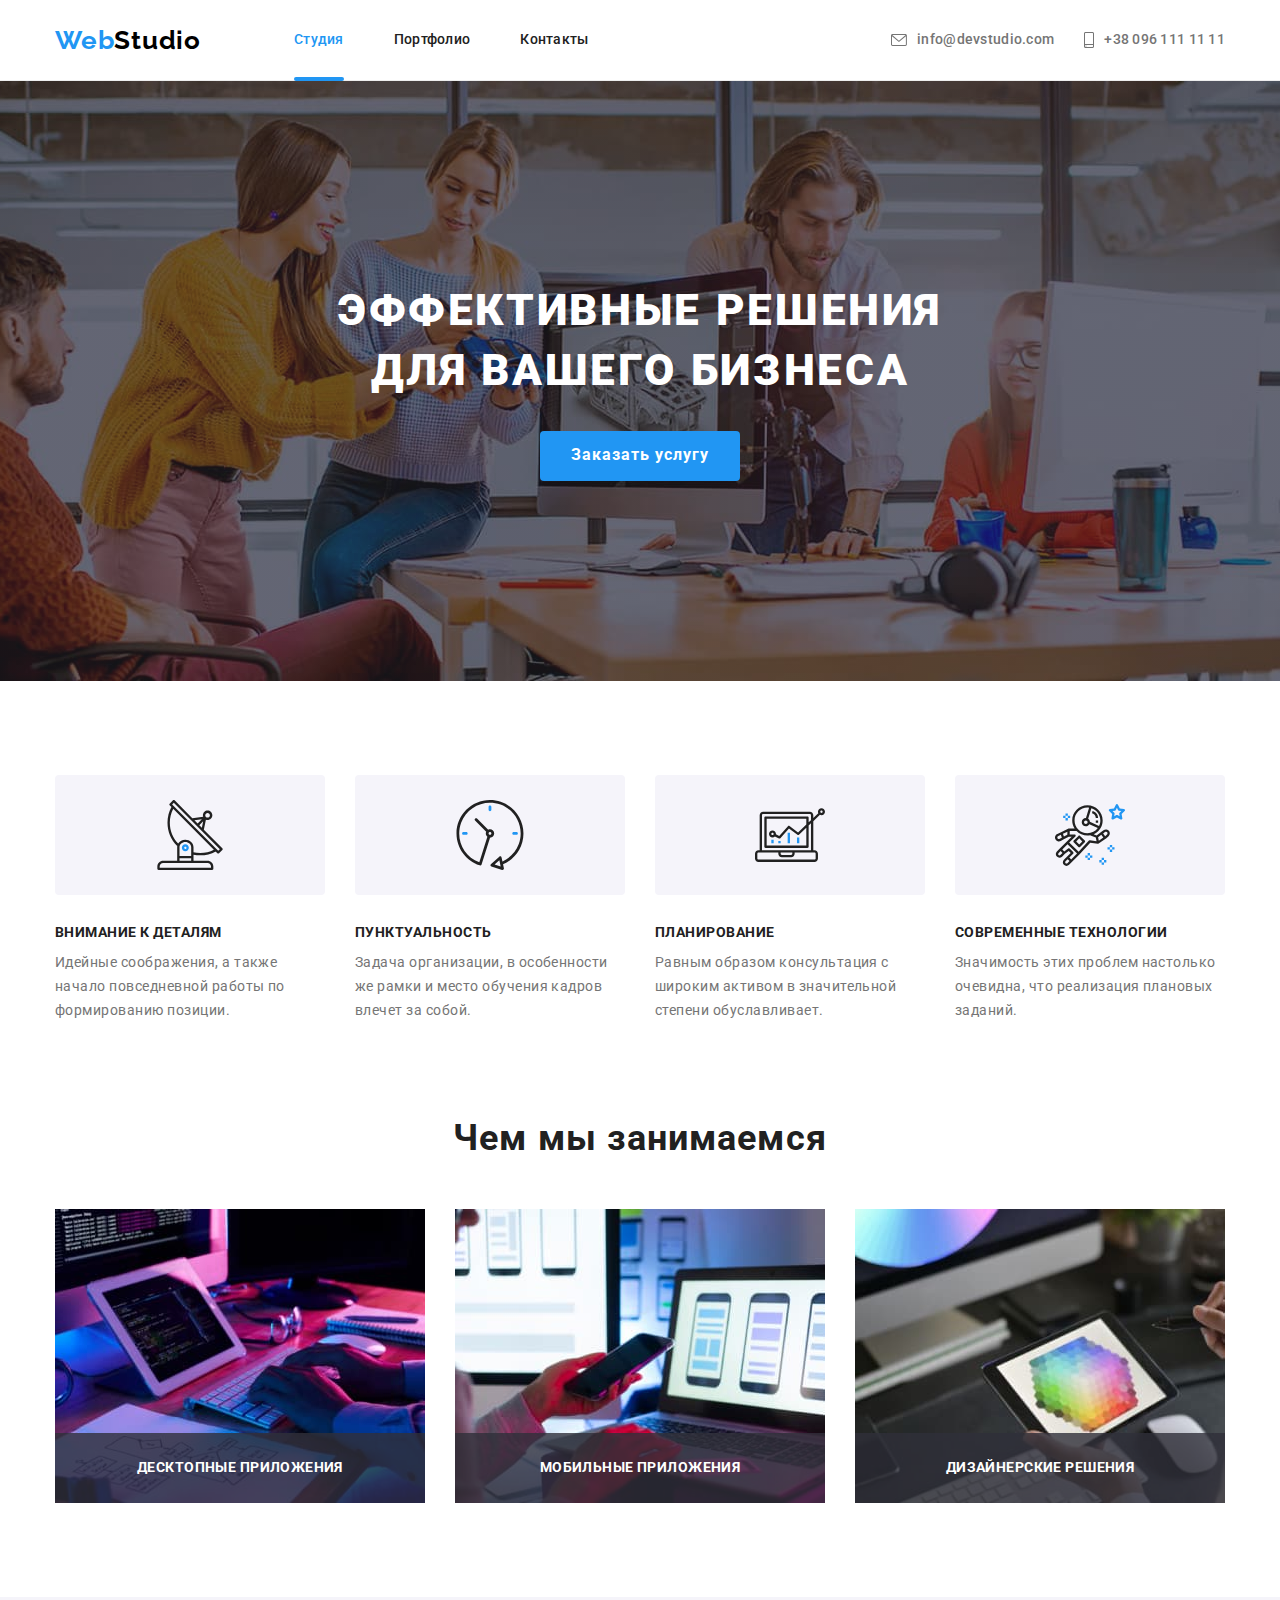
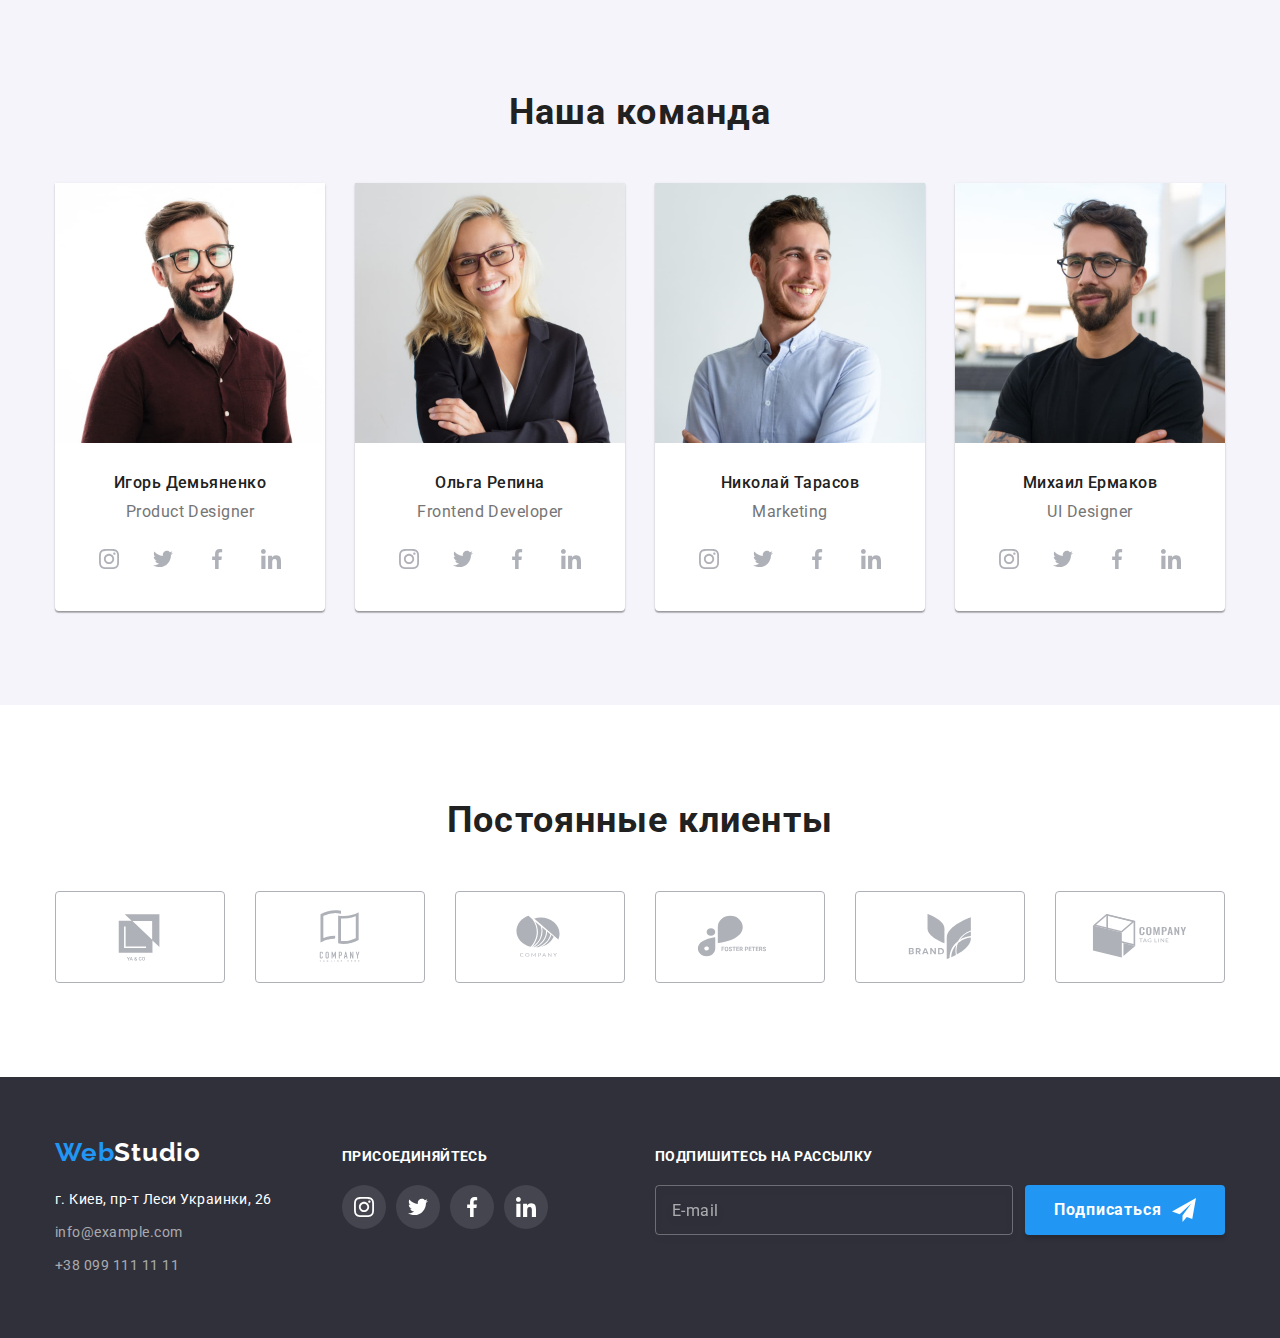
<file: index.html>
<!DOCTYPE html>
<html lang="ru">
  <head>
    <meta charset="UTF-8" />
    <meta http-equiv="X-UA-Compatible" content="IE=edge" />
    <meta name="viewport" content="width=device-width, initial-scale=1.0" />
    <title>WebStudio</title>
    <link rel="preconnect" href="https://fonts.googleapis.com" />
    <link rel="preconnect" href="https://fonts.gstatic.com" crossorigin />
    <link
      href="https://fonts.googleapis.com/css2?family=Raleway:wght@700&family=Roboto:wght@400;500;700;900&display=swap"
      rel="stylesheet"
    />
    <link
      rel="stylesheet"
      href="https://cdnjs.cloudflare.com/ajax/libs/modern-normalize/1.1.0/modern-normalize.min.css"
    />
    <link rel="stylesheet" href="./css/styles.css" />
  </head>

  <body>
    <!-- header -->
    <header class="header">
      <div class="container header-box">
        <nav class="header-nav header-box">
          <a href="./index.html" lang="en" class="header-logo link"
            ><span class="first-logo">Web</span>Studio</a
          >
          <ul class="header-list list">
            <li class="header-item">
              <a href="./index.html" class="header-link link current">Студия</a>
            </li>

            <li class="header-item">
              <a href="./portfolio.html" class="header-link link">Портфолио</a>
            </li>

            <li class="header-item">
              <a href="#contacts" class="header-link link">Контакты</a>
            </li>
          </ul>
        </nav>
        <!-- <div class="header-contact"> -->
        <ul class="header-contact-list list header-box">
          <li class="header-contact-item">
            <a href="mailto:info@devstudio.com" class="header-mail link">
              <svg class="header-contact-icon" width="16" height="12">
                <use href="./images/icons.svg#icon-envelope"></use>
              </svg>
              info@devstudio.com</a
            >
          </li>

          <li class="header-contact-item">
            <a href="tel:+380961111111" class="header-tel link">
              <svg class="header-contact-icon" width="10" height="16">
                <use href="./images/icons.svg#icon-smartphone"></use>
              </svg>
              +38 096 111 11 11</a
            >
          </li>
        </ul>
        <!-- </div> -->
      </div>
    </header>
    <!-- Main -->
    <main>
      <!-- Hero -->
      <section class="hero">
        <div class="container">
          <h1 class="hero-title">
            Эффективные решения <br />
            для вашего бизнеса
          </h1>
          <button type="button" class="hero-button" data-modal-open>Заказать услугу</button>
        </div>
      </section>
      <!-- Особенности компании -->
      <section class="section-studio section-content">
        <div class="container">
          <h2 class="section-studio-title title visually-hidden">Особенности компании</h2>
          <ul class="section-studio-list list">
            <li class="section-studio-item">
              <div class="studio-thumb">
                <svg class="studio-icon" width="70" height="70">
                  <use href="./images/icons.svg#icon-antenna"></use>
                </svg>
              </div>
              <h3 class="section-studio-subtitle">Внимание к деталям</h3>
              <p class="section-studio-text">
                Идейные соображения, а также начало повседневной работы по формированию позиции.
              </p>
            </li>

            <li class="section-studio-item">
              <div class="studio-thumb">
                <svg class="studio-icon" width="70" height="70">
                  <use href="./images/icons.svg#icon-clock"></use>
                </svg>
              </div>
              <h3 class="section-studio-subtitle">Пунктуальность</h3>
              <p class="section-studio-text">
                Задача организации, в особенности же рамки и место обучения кадров влечет за собой.
              </p>
            </li>

            <li class="section-studio-item">
              <div class="studio-thumb">
                <svg class="studio-icon" width="70" height="70">
                  <use href="./images/icons.svg#icon-diagram"></use>
                </svg>
              </div>
              <h3 class="section-studio-subtitle">Планирование</h3>
              <p class="section-studio-text">
                Равным образом консультация с широким активом в значительной степени обуславливает.
              </p>
            </li>

            <li class="section-studio-item">
              <div class="studio-thumb">
                <svg class="studio-icon" width="70" height="70">
                  <use href="./images/icons.svg#icon-astronaut"></use>
                </svg>
              </div>
              <h3 class="section-studio-subtitle">Современные технологии</h3>
              <p class="section-studio-text">
                Значимость этих проблем настолько очевидна, что реализация плановых заданий.
              </p>
            </li>
          </ul>
        </div>
      </section>
      <!-- Чем мы занимаемся -->
      <section class="section-portfolio section-content">
        <div class="container">
          <h2 class="section-portfolio-title title">Чем мы занимаемся</h2>
          <ul class="section-portfolio-list list">
            <li class="section-portfolio-item">
              <div class="section-portfolio-thumb">
                <img src="./images/layout.jpg" alt="верстка" width="370" />
                <p class="section-portfolio-text">Десктопные приложения</p>
              </div>
            </li>

            <li class="section-portfolio-item">
              <div class="section-portfolio-thumb">
                <img src="./images/development.jpg" alt="разработка" width="370" />
                <p class="section-portfolio-text">Мобильные приложения</p>
              </div>
            </li>

            <li class="section-portfolio-item">
              <div class="section-portfolio-thumb">
                <img src="./images/design.jpg" alt="дизайн" width="370" />
                <p class="section-portfolio-text">Дизайнерские решения</p>
              </div>
            </li>
          </ul>
        </div>
      </section>
      <!-- Наша команда -->
      <section class="section-workers section-content">
        <div class="container">
          <h2 class="section-workers-title title">Наша команда</h2>
          <ul class="section-workers-list list">
            <li class="section-workers-item">
              <img src="./images/product-designer.jpg" alt="Игорь Демьяненко" width="270" />
              <div class="section-workers-content">
                <h3 class="section-workers-subtitle">Игорь Демьяненко</h3>
                <p lang="en" class="section-workers-text">Product Designer</p>
                <ul class="workers-soc-list list">
                  <li class="workers-soc-item">
                    <a href="" class="workers-soc-link link">
                      <svg class="workers-soc-icon" width="20" height="20">
                        <use href="./images/icons.svg#icon-instagram"></use>
                      </svg>
                    </a>
                  </li>

                  <li class="workers-soc-item">
                    <a href="" class="workers-soc-link link"
                      ><svg class="workers-soc-icon" width="20" height="20">
                        <use href="./images/icons.svg#icon-twitter"></use></svg
                    ></a>
                  </li>

                  <li class="workers-soc-item">
                    <a href="" class="workers-soc-link link"
                      ><svg class="workers-soc-icon" width="20" height="20">
                        <use href="./images/icons.svg#icon-facebook"></use></svg
                    ></a>
                  </li>
                  <li class="workers-soc-item">
                    <a href="" class="workers-soc-link link"
                      ><svg class="workers-soc-icon" width="20" height="20">
                        <use href="./images/icons.svg#icon-linkedin"></use></svg
                    ></a>
                  </li>
                </ul>
              </div>
            </li>

            <li class="section-workers-item">
              <img src="./images/frontend-developer.jpg" alt="Ольга Репина" width="270" />
              <div class="section-workers-content">
                <h3 class="section-workers-subtitle">Ольга Репина</h3>
                <p lang="en" class="section-workers-text">Frontend Developer</p>
                <ul class="workers-soc-list list">
                  <li class="workers-soc-item">
                    <a href="" class="workers-soc-link link">
                      <svg class="workers-soc-icon" width="20" height="20">
                        <use href="./images/icons.svg#icon-instagram"></use>
                      </svg>
                    </a>
                  </li>

                  <li class="workers-soc-item">
                    <a href="" class="workers-soc-link link"
                      ><svg class="workers-soc-icon" width="20" height="20">
                        <use href="./images/icons.svg#icon-twitter"></use></svg
                    ></a>
                  </li>

                  <li class="workers-soc-item">
                    <a href="" class="workers-soc-link link"
                      ><svg class="workers-soc-icon" width="20" height="20">
                        <use href="./images/icons.svg#icon-facebook"></use></svg
                    ></a>
                  </li>
                  <li class="workers-soc-item">
                    <a href="" class="workers-soc-link link"
                      ><svg class="workers-soc-icon" width="20" height="20">
                        <use href="./images/icons.svg#icon-linkedin"></use></svg
                    ></a>
                  </li>
                </ul>
              </div>
            </li>

            <li class="section-workers-item">
              <img src="./images/marketing.jpg" alt="Николай Тарасов" width="270" />
              <div class="section-workers-content">
                <h3 class="section-workers-subtitle">Николай Тарасов</h3>
                <p lang="en" class="section-workers-text">Marketing</p>
                <ul class="workers-soc-list list">
                  <li class="workers-soc-item">
                    <a href="" class="workers-soc-link link">
                      <svg class="workers-soc-icon" width="20" height="20">
                        <use href="./images/icons.svg#icon-instagram"></use>
                      </svg>
                    </a>
                  </li>

                  <li class="workers-soc-item">
                    <a href="" class="workers-soc-link link"
                      ><svg class="workers-soc-icon" width="20" height="20">
                        <use href="./images/icons.svg#icon-twitter"></use></svg
                    ></a>
                  </li>

                  <li class="workers-soc-item">
                    <a href="" class="workers-soc-link link"
                      ><svg class="workers-soc-icon" width="20" height="20">
                        <use href="./images/icons.svg#icon-facebook"></use></svg
                    ></a>
                  </li>
                  <li class="workers-soc-item">
                    <a href="" class="workers-soc-link link"
                      ><svg class="workers-soc-icon" width="20" height="20">
                        <use href="./images/icons.svg#icon-linkedin"></use></svg
                    ></a>
                  </li>
                </ul>
              </div>
            </li>

            <li class="section-workers-item">
              <img src="./images/ui-designer.jpg" alt="Михаил Ермаков" width="270" />
              <div class="section-workers-content">
                <h3 class="section-workers-subtitle">Михаил Ермаков</h3>
                <p lang="en" class="section-workers-text">UI Designer</p>
                <ul class="workers-soc-list list">
                  <li class="workers-soc-item">
                    <a href="" class="workers-soc-link link">
                      <svg class="workers-soc-icon" width="20" height="20">
                        <use href="./images/icons.svg#icon-instagram"></use>
                      </svg>
                    </a>
                  </li>

                  <li class="workers-soc-item">
                    <a href="" class="workers-soc-link link"
                      ><svg class="workers-soc-icon" width="20" height="20">
                        <use href="./images/icons.svg#icon-twitter"></use></svg
                    ></a>
                  </li>

                  <li class="workers-soc-item">
                    <a href="" class="workers-soc-link link"
                      ><svg class="workers-soc-icon" width="20" height="20">
                        <use href="./images/icons.svg#icon-facebook"></use></svg
                    ></a>
                  </li>
                  <li class="workers-soc-item">
                    <a href="" class="workers-soc-link link"
                      ><svg class="workers-soc-icon" width="20" height="20">
                        <use href="./images/icons.svg#icon-linkedin"></use></svg
                    ></a>
                  </li>
                </ul>
              </div>
            </li>
          </ul>
        </div>
      </section>
      <!-- Постоянные клиенты -->
      <section class="section-clients section-content">
        <div class="container">
          <h2 class="section-clients-title title">Постоянные клиенты</h2>
          <ul class="section-clients-list list">
            <li class="section-clients-item">
              <a href="" class="section-clients-link link">
                <svg class="section-clients-icon" width="106" height="60">
                  <use href="./images/icons.svg#icon-Logo-1"></use>
                </svg>
              </a>
            </li>
            <li class="section-clients-item">
              <a href="" class="section-clients-link link">
                <svg class="section-clients-icon" width="106" height="60">
                  <use href="./images/icons.svg#icon-Logo-2"></use>
                </svg>
              </a>
            </li>
            <li class="section-clients-item">
              <a href="" class="section-clients-link link">
                <svg class="section-clients-icon" width="106" height="60">
                  <use href="./images/icons.svg#icon-Logo-3"></use>
                </svg>
              </a>
            </li>
            <li class="section-clients-item">
              <a href="" class="section-clients-link link">
                <svg class="section-clients-icon" width="106" height="60">
                  <use href="./images/icons.svg#icon-Logo-4"></use>
                </svg>
              </a>
            </li>
            <li class="section-clients-item">
              <a href="" class="section-clients-link link">
                <svg class="section-clients-icon" width="106" height="60">
                  <use href="./images/icons.svg#icon-Logo-5"></use>
                </svg>
              </a>
            </li>
            <li class="section-clients-item">
              <a href="" class="section-clients-link link">
                <svg class="section-clients-icon" width="106" height="60">
                  <use href="./images/icons.svg#icon-Logo-6"></use>
                </svg>
              </a>
            </li>
          </ul>
        </div>
      </section>
    </main>
    <!-- Footer -->
    <footer class="footer">
      <div class="container">
        <div class="contacts-content">
          <a href="./index.html" lang="en" class="footer-logo link"
            ><span class="first-logo">Web</span>Studio</a
          >
          <address id="contacts">
            <ul class="contacts-list list">
              <li class="contacts-item">
                <a
                  href="https://goo.gl/maps/QxVq4pbnoFbVWRpJ9"
                  target="_blank"
                  rel="noopener nofollow noreferrer"
                  class="footer-address link contacts"
                  >г. Киев, пр-т Леси Украинки, 26</a
                >
              </li>

              <li class="contacts-item">
                <a href="mailto:info@example.com" class="footer-mail link contacts"
                  >info@example.com</a
                >
              </li>

              <li class="contacts-item">
                <a href="tel:+380991111111" class="footer-tel link contacts">+38 099 111 11 11</a>
              </li>
            </ul>
          </address>
        </div>

        <div class="join">
          <p class="join-title title">присоединяйтесь</p>
          <ul class="join-soc-list list">
            <li class="join-soc-item">
              <a href="" class="join-soc-link link">
                <svg class="join-soc-icon" width="20" height="20">
                  <use href="./images/icons.svg#icon-instagram"></use>
                </svg>
              </a>
            </li>

            <li class="join-soc-item">
              <a href="" class="join-soc-link link"
                ><svg class="join-soc-icon" width="20" height="20">
                  <use href="./images/icons.svg#icon-twitter"></use></svg
              ></a>
            </li>

            <li class="join-soc-item">
              <a href="" class="join-soc-link link"
                ><svg class="join-soc-icon" width="20" height="20">
                  <use href="./images/icons.svg#icon-facebook"></use></svg
              ></a>
            </li>
            <li class="join-soc-item">
              <a href="" class="join-soc-link link"
                ><svg class="join-soc-icon" width="20" height="20">
                  <use href="./images/icons.svg#icon-linkedin"></use></svg
              ></a>
            </li>
          </ul>
        </div>

        <div class="subscribe">
          <p class="subscribe-title">Подпишитесь на рассылку</p>
          <form class="subscribe-form">
            <div class="subscribe-field">
              <input
                type="email"
                name="subscribe-email"
                id="subscribe-email"
                placeholder="E-mail"
                class="subscribe-input"
                required
              />
              <label for="subscribe-email" class="subscribe-label visually-hidden"></label>
            </div>

            <button type="submit" class="subscribe-button">
              Подписаться
              <svg class="button-icon" width="24" height="24">
                <use href="./images/icons.svg#icon-send-white"></use>
              </svg>
            </button>
          </form>
        </div>
      </div>
    </footer>

    <div class="backdrop is-hidden" data-modal>
      <div class="modal">
        <button type="button" class="modal-close-button" data-modal-close>
          <svg class="close-icon" width="18" height="18">
            <use href="./images/icons.svg#icon-close-black"></use>
          </svg>
        </button>
        <p class="modal-title">Оставьте свои данные, мы вам перезвоним</p>
        <form>
          <div class="modal-field">
            <label for="user-name" class="modal-lable">Имя</label>
            <div class="input-wrap">
              <input
                type="text"
                name="user-name"
                id="user-name"
                class="modal-input"
                required
                minlength="2"
              />
              <svg class="modal-icon" width="18" height="18">
                <use href="./images/icons.svg#icon-person-black"></use>
              </svg>
            </div>
          </div>

          <div class="modal-field">
            <label for="user-tel" class="modal-lable">Телефон</label>
            <div class="input-wrap">
              <input type="tel" name="user-tel" id="user-tel" class="modal-input" required />
              <svg class="modal-icon" width="18" height="18">
                <use href="./images/icons.svg#icon-phone-black"></use>
              </svg>
            </div>
          </div>

          <div class="modal-field">
            <label for="user-email" class="modal-lable">Почта</label>
            <div class="input-wrap">
              <input type="email" name="user-email" id="user-email" class="modal-input" required />
              <svg class="modal-icon" width="18" height="18">
                <use href="./images/icons.svg#icon-email-black"></use>
              </svg>
            </div>
          </div>

          <div class="modal-comment">
            <label for="user-text" class="modal-lable">Комментарий</label>

            <textarea
              name="user-text"
              id="user-text"
              placeholder="Введите текст"
              class="modal-text"
            ></textarea>
          </div>
          <div class="modal-check">
            <input
              type="checkbox"
              name="privacy"
              id="privacy"
              class="check-input visually-hidden"
            />
            <label for="privacy" class="check-text">
              <span
                ><svg class="check-icon" width="11" height="8">
                  <use href="./images/icons.svg#icon-vector-white"></use></svg></span
              >Соглашаюсь с рассылкой и принимаю
              <a href="" class="modal-link">Условия договора</a></label
            >
          </div>

          <button type="submit" class="modal-button">Отправить</button>
        </form>
      </div>
    </div>
    <script src="./js/modal.js"></script>
  </body>
</html>
</file>
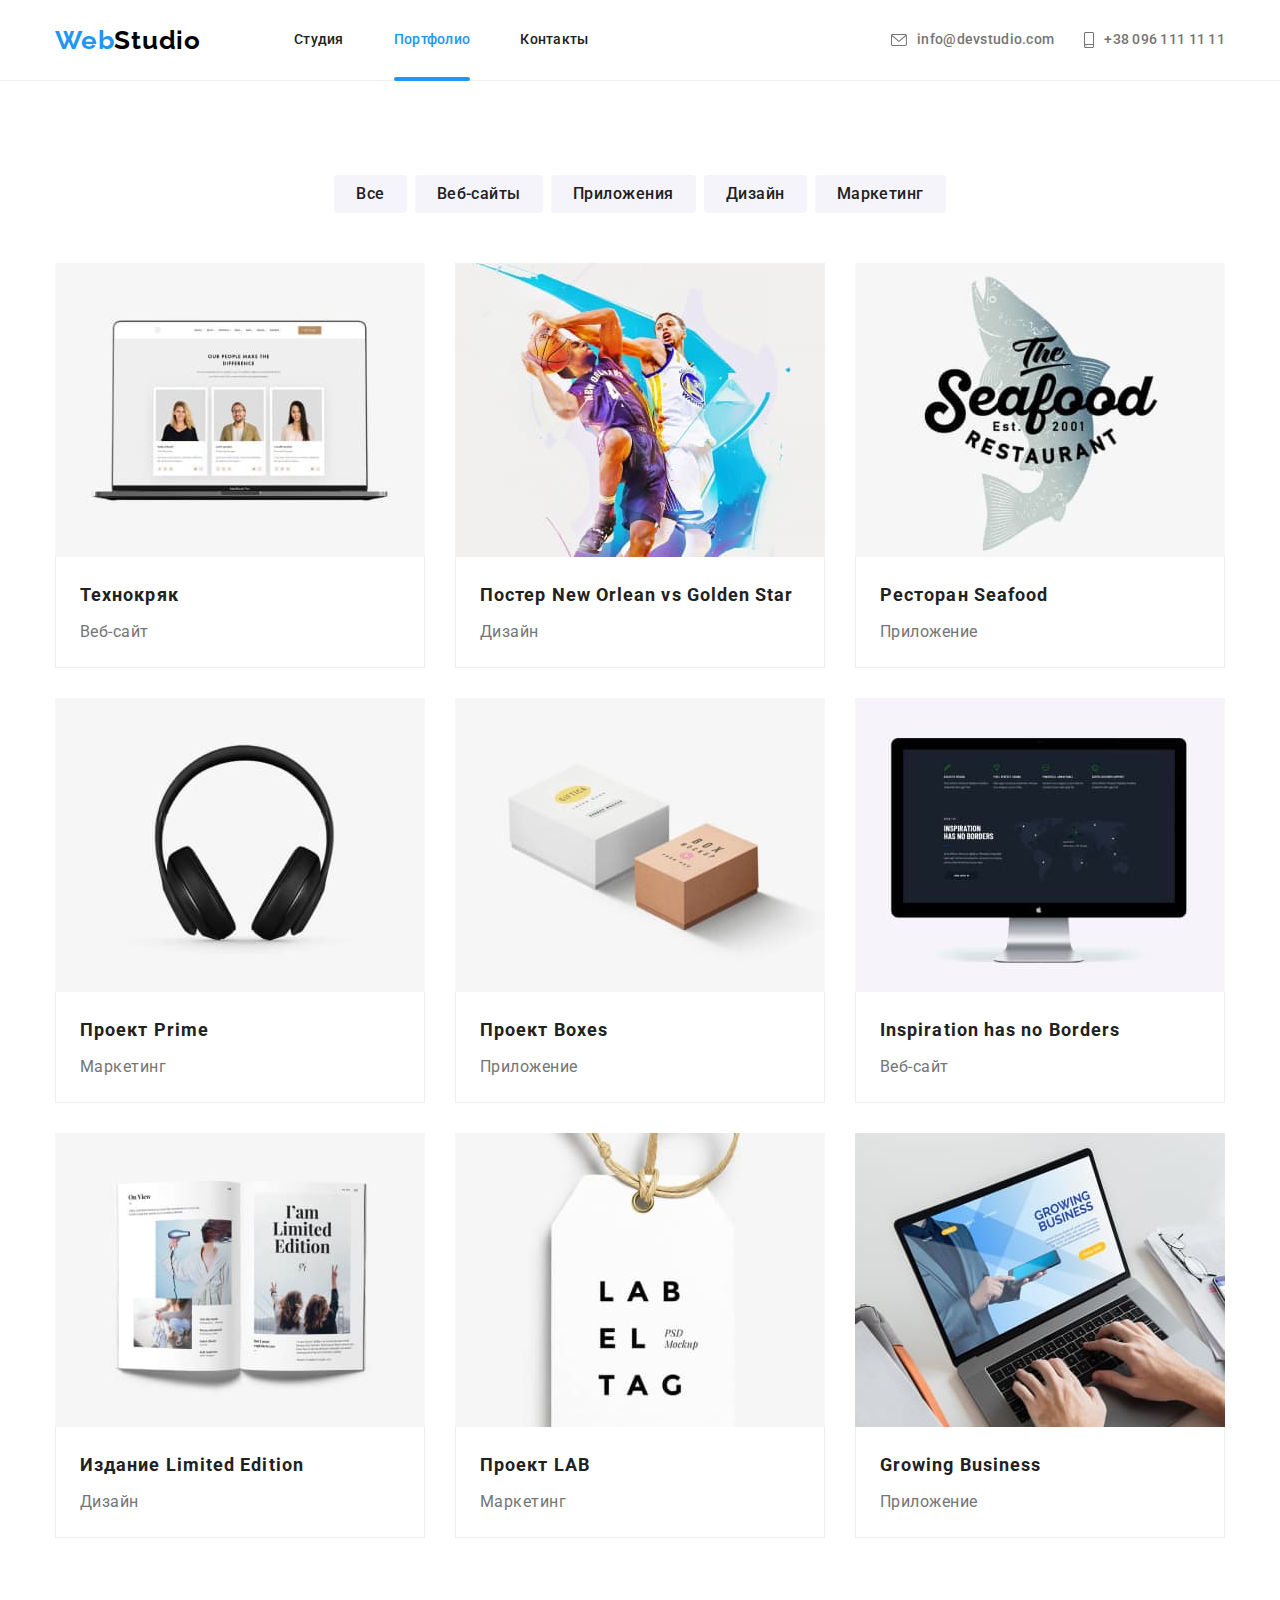
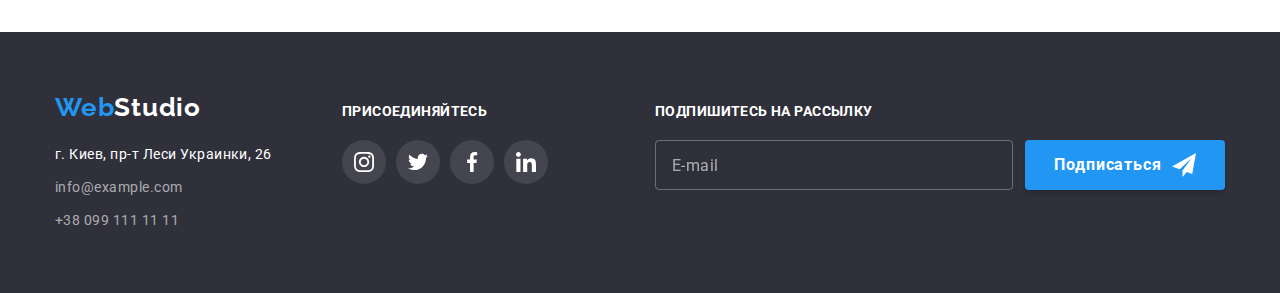
<file: portfolio.html>
<!DOCTYPE html>
<html lang="ru">
  <head>
    <meta charset="UTF-8" />
    <meta http-equiv="X-UA-Compatible" content="IE=edge" />
    <meta name="viewport" content="width=device-width, initial-scale=1.0" />
    <title>WebStudio</title>
    <link rel="preconnect" href="https://fonts.googleapis.com" />
    <link rel="preconnect" href="https://fonts.gstatic.com" crossorigin />
    <link
      href="https://fonts.googleapis.com/css2?family=Raleway:wght@700&family=Roboto:wght@400;500;700;900&display=swap"
      rel="stylesheet"
    />
    <link
      rel="stylesheet"
      href="https://cdnjs.cloudflare.com/ajax/libs/modern-normalize/1.1.0/modern-normalize.min.css"
    />
    <link rel="stylesheet" href="./css/styles.css" />
  </head>

  <body>
    <!-- header -->
    <header class="header">
      <div class="container header-box">
        <nav class="header-nav header-box">
          <a href="./index.html" lang="en" class="header-logo link"
            ><span class="first-logo">Web</span>Studio</a
          >
          <ul class="header-list list">
            <li class="header-item">
              <a href="./index.html" class="header-link link">Студия</a>
            </li>

            <li class="header-item">
              <a href="./portfolio.html" class="header-link link current">Портфолио</a>
            </li>

            <li class="header-item">
              <a href="#contacts" class="header-link link">Контакты</a>
            </li>
          </ul>
        </nav>

        <ul class="header-contact-list list header-box">
          <li class="header-contact-item">
            <a href="mailto:info@devstudio.com" class="header-mail link">
              <svg class="header-contact-icon" width="16" height="12">
                <use href="./images/icons.svg#icon-envelope"></use>
              </svg>
              info@devstudio.com</a
            >
          </li>

          <li class="header-contact-item">
            <a href="tel:+380961111111" class="header-tel link">
              <svg class="header-contact-icon" width="10" height="16">
                <use href="./images/icons.svg#icon-smartphone"></use>
              </svg>
              +38 096 111 11 11</a
            >
          </li>
        </ul>
      </div>
    </header>
    <!-- main -->
    <main>
      <section class="portfolio section-content">
        <div class="container">
          <h1 class="portfolio-title title visually-hidden">Портфолио</h1>
          <ul class="filter-list list">
            <li class="filter-item">
              <button type="button" class="filter-button">Все</button>
            </li>

            <li class="filter-item">
              <button type="button" class="filter-button">Веб-сайты</button>
            </li>

            <li class="filter-item">
              <button type="button" class="filter-button">Приложения</button>
            </li>

            <li class="filter-item">
              <button type="button" class="filter-button">Дизайн</button>
            </li>

            <li class="filter-item">
              <button type="button" class="filter-button">Маркетинг</button>
            </li>
          </ul>

          <ul class="portfolio-list list">
            <li class="portfolio-item">
              <a href="" class="portfolio-link link">
                <div class="portfolio-thumb">
                  <img
                    src="./images/portfolio-img-1.jpg"
                    alt="ноутбук"
                    width="370"
                    class="portfolio-img"
                  />
                  <p class="portfolio-top-text">
                    Ресурс предлагает комплексные предложения с разным уровнем функционала и
                    сервисов. Все это позволит посетителю получить исчерпывающие сведения о компании
                    или частном лице.
                  </p>
                </div>

                <div class="portfolio-content">
                  <h2 class="portfolio-title">Технокряк</h2>
                  <p class="portfolio-text">Веб-сайт</p>
                </div>
              </a>
            </li>

            <li class="portfolio-item">
              <a href="" class="portfolio-link link">
                <div class="portfolio-thumb">
                  <img
                    src="./images/portfolio-img-2.jpg"
                    alt="два баскетболиста"
                    width="370"
                    class="portfolio-img"
                  />
                  <p class="portfolio-top-text">
                    Ресурс предлагает комплексные предложения с разным уровнем функционала и
                    сервисов. Все это позволит посетителю получить исчерпывающие сведения о компании
                    или частном лице.
                  </p>
                </div>
                <div class="portfolio-content">
                  <h2 class="portfolio-title">Постер New Orlean vs Golden Star</h2>
                  <p class="portfolio-text">Дизайн</p>
                </div>
              </a>
            </li>

            <li class="portfolio-item">
              <a href="" class="portfolio-link link">
                <div class="portfolio-thumb">
                  <img
                    src="./images/portfolio-img-3.jpg"
                    alt="логотип ресторана"
                    width="370"
                    class="portfolio-img"
                  />
                  <p class="portfolio-top-text">
                    Ресурс предлагает комплексные предложения с разным уровнем функционала и
                    сервисов. Все это позволит посетителю получить исчерпывающие сведения о компании
                    или частном лице.
                  </p>
                </div>
                <div class="portfolio-content">
                  <h2 class="portfolio-title">Ресторан Seafood</h2>
                  <p class="portfolio-text">Приложение</p>
                </div>
              </a>
            </li>

            <li class="portfolio-item">
              <a href="" class="portfolio-link link">
                <div class="portfolio-thumb">
                  <img
                    src="./images/portfolio-img-4.jpg"
                    alt="наушники"
                    width="370"
                    class="portfolio-img"
                  />
                  <p class="portfolio-top-text">
                    Ресурс предлагает комплексные предложения с разным уровнем функционала и
                    сервисов. Все это позволит посетителю получить исчерпывающие сведения о компании
                    или частном лице.
                  </p>
                </div>
                <div class="portfolio-content">
                  <h2 class="portfolio-title">Проект Prime</h2>
                  <p class="portfolio-text">Маркетинг</p>
                </div>
              </a>
            </li>

            <li class="portfolio-item">
              <a href="" class="portfolio-link link">
                <div class="portfolio-thumb">
                  <img
                    src="./images/portfolio-img-5.jpg"
                    alt="две коробки"
                    width="370"
                    class="portfolio-img"
                  />
                  <p class="portfolio-top-text">
                    Ресурс предлагает комплексные предложения с разным уровнем функционала и
                    сервисов. Все это позволит посетителю получить исчерпывающие сведения о компании
                    или частном лице.
                  </p>
                </div>
                <div class="portfolio-content">
                  <h2 class="portfolio-title">Проект Boxes</h2>
                  <p class="portfolio-text">Приложение</p>
                </div>
              </a>
            </li>

            <li class="portfolio-item">
              <a href="" class="portfolio-link link">
                <div class="portfolio-thumb">
                  <img
                    src="./images/portfolio-img-6.jpg"
                    alt="монитор"
                    width="370"
                    class="portfolio-img"
                  />
                  <p class="portfolio-top-text">
                    Ресурс предлагает комплексные предложения с разным уровнем функционала и
                    сервисов. Все это позволит посетителю получить исчерпывающие сведения о компании
                    или частном лице.
                  </p>
                </div>
                <div class="portfolio-content">
                  <h2 class="portfolio-title">Inspiration has no Borders</h2>
                  <p class="portfolio-text">Веб-сайт</p>
                </div>
              </a>
            </li>

            <li class="portfolio-item">
              <a href="" class="portfolio-link link">
                <div class="portfolio-thumb">
                  <img
                    src="./images/portfolio-img-7.jpg"
                    alt="открытая книга"
                    width="370"
                    class="portfolio-img"
                  />
                  <p class="portfolio-top-text">
                    Ресурс предлагает комплексные предложения с разным уровнем функционала и
                    сервисов. Все это позволит посетителю получить исчерпывающие сведения о компании
                    или частном лице.
                  </p>
                </div>
                <div class="portfolio-content">
                  <h2 class="portfolio-title">Издание Limited Edition</h2>
                  <p class="portfolio-text">Дизайн</p>
                </div>
              </a>
            </li>

            <li class="portfolio-item">
              <a href="" class="portfolio-link link">
                <div class="portfolio-thumb">
                  <img
                    src="./images/portfolio-img-8.jpg"
                    alt="бирка"
                    width="370"
                    class="portfolio-img"
                  />
                  <p class="portfolio-top-text">
                    Ресурс предлагает комплексные предложения с разным уровнем функционала и
                    сервисов. Все это позволит посетителю получить исчерпывающие сведения о компании
                    или частном лице.
                  </p>
                </div>
                <div class="portfolio-content">
                  <h2 class="portfolio-title">Проект LAB</h2>
                  <p class="portfolio-text">Маркетинг</p>
                </div>
              </a>
            </li>

            <li class="portfolio-item">
              <a href="" class="portfolio-link link">
                <div class="portfolio-thumb">
                  <img
                    src="./images/portfolio-img-9.jpg"
                    alt="человек работающий за ноутбуком"
                    width="370"
                    class="portfolio-img"
                  />
                  <p class="portfolio-top-text">
                    Ресурс предлагает комплексные предложения с разным уровнем функционала и
                    сервисов. Все это позволит посетителю получить исчерпывающие сведения о компании
                    или частном лице.
                  </p>
                </div>
                <div class="portfolio-content">
                  <h2 class="portfolio-title">Growing Business</h2>
                  <p class="portfolio-text">Приложение</p>
                </div>
              </a>
            </li>
          </ul>
        </div>
      </section>
    </main>
    <!-- footer -->
    <footer class="footer">
      <div class="container">
        <div class="contacts-content">
          <a href="./index.html" lang="en" class="footer-logo link"
            ><span class="first-logo">Web</span>Studio</a
          >
          <address id="contacts">
            <ul class="contacts-list list">
              <li class="contacts-item">
                <a
                  href="https://goo.gl/maps/QxVq4pbnoFbVWRpJ9"
                  target="_blank"
                  rel="noopener nofollow noreferrer"
                  class="footer-address link contacts"
                  >г. Киев, пр-т Леси Украинки, 26</a
                >
              </li>

              <li class="contacts-item">
                <a href="mailto:info@example.com" class="footer-mail link contacts"
                  >info@example.com</a
                >
              </li>

              <li class="contacts-item">
                <a href="tel:+380991111111" class="footer-tel link contacts">+38 099 111 11 11</a>
              </li>
            </ul>
          </address>
        </div>

        <div class="join">
          <p class="join-title title">присоединяйтесь</p>
          <ul class="join-soc-list list">
            <li class="join-soc-item">
              <a href="" class="join-soc-link link">
                <svg class="join-soc-icon" width="20" height="20">
                  <use href="./images/icons.svg#icon-instagram"></use>
                </svg>
              </a>
            </li>

            <li class="join-soc-item">
              <a href="" class="join-soc-link link"
                ><svg class="join-soc-icon" width="20" height="20">
                  <use href="./images/icons.svg#icon-twitter"></use></svg
              ></a>
            </li>

            <li class="join-soc-item">
              <a href="" class="join-soc-link link"
                ><svg class="join-soc-icon" width="20" height="20">
                  <use href="./images/icons.svg#icon-facebook"></use></svg
              ></a>
            </li>
            <li class="join-soc-item">
              <a href="" class="join-soc-link link"
                ><svg class="join-soc-icon" width="20" height="20">
                  <use href="./images/icons.svg#icon-linkedin"></use></svg
              ></a>
            </li>
          </ul>
        </div>

        <div class="subscribe">
          <p class="subscribe-title">Подпишитесь на рассылку</p>
          <form class="subscribe-form">
            <div class="subscribe-field">
              <input
                type="email"
                name="subscribe-email"
                id="subscribe-email"
                placeholder="E-mail"
                class="subscribe-input"
                required
              />
              <label for="subscribe-email" class="subscribe-label visually-hidden"></label>
            </div>

            <button type="submit" class="subscribe-button">
              Подписаться
              <svg class="button-icon" width="24" height="24">
                <use href="./images/icons.svg#icon-send-white"></use>
              </svg>
            </button>
          </form>
        </div>
      </div>
    </footer>
  </body>
</html>
</file>
<file: css/styles.css>
:root {
  --text-color: #757575;
  --title-color: #212121;
  --accent-color: #2196f3;
  --white-color: #ffffff;
  --black-color: #000000;
  --background-color: #2f303a;
  --button-hover-color: #188ce8;
  --button-portfolio-color: #f5f4fa;
  --rgba-color: rgba(255, 255, 255, 0.6);

  --tipical-margin: 30px;
  --tipical-padding: 94px;
  --border-color: 1px solid #eeeeee;
  --fill-icon: #afb1b8;
  --transition-active: 250ms cubic-bezier(0.4, 0, 0.2, 1);
}

body {
  color: var(--text-color);
  font-family: Roboto, sans-serif;
  letter-spacing: 0.03em;
}

img {
  display: block;
  min-width: 100%;
  height: auto;
}
.list {
  margin: 0;
  padding: 0;

  list-style: none;
}

.link {
  text-decoration: none;
}

h1,
h2,
h3,
h4,
h5,
h6,
p {
  margin: 0;
}

.title {
  color: var(--title-color);
  font-weight: 700;
  font-size: 36px;
  line-height: 1.17;
  text-align: center;
  letter-spacing: 0.03em;
}

.visually-hidden {
  position: absolute;
  white-space: nowrap;
  width: 1px;
  height: 1px;
  overflow: hidden;
  border: 0;
  padding: 0;
  clip: rect(0 0 0 0);
  clip-path: inset(50%);
  margin: -1px;
}
.container {
  width: 1200px;
  margin: 0 auto;
  padding-left: 15px;
  padding-right: 15px;
}

.section-content {
  padding-top: var(--tipical-padding);
  padding-bottom: var(--tipical-padding);
}

/* -----------------------------HEDER--------------------------- */
.header {
  background-color: var(--white-color);
  border-bottom: var(--border-color);
}

.header-box {
  display: flex;
  align-items: center;
}

.header-logo,
.footer-logo {
  color: var(--black-color);
  font-family: Raleway, sans-serif;
  font-weight: 700;
  font-size: 26px;
  line-height: 1.19;
  letter-spacing: 0.03em;
}

.first-logo {
  color: var(--accent-color);
}

.header-list {
  display: flex;
  margin-left: 93px;
}

.header-item + .header-item {
  margin-left: 50px;
}

.header-link {
  position: relative;
  display: block;
  padding-top: 32px;
  padding-bottom: 32px;

  color: var(--title-color);
  font-weight: 500;
  font-size: 14px;
  line-height: 1.14;
  letter-spacing: 0.02em;
  transition: color var(--transition-active);
}

.header-link:hover,
.header-link:focus {
  color: var(--accent-color);
}

.current {
  color: var(--accent-color);
}
.current::after {
  content: '';
  position: absolute;
  width: 100%;
  height: 4px;
  background-color: var(--accent-color);
  border-radius: 2px;
  bottom: -1px;
  left: 0;
}

.header-contact-list {
  margin-left: auto;
}

.header-mail,
.header-tel {
  color: var(--text-color);
  font-weight: 500;
  font-size: 14px;
  line-height: 1.14;
  letter-spacing: 0.02em;
  display: flex;
  align-items: center;
  transition: color var(--transition-active);
}
.header-tel {
  margin-left: var(--tipical-margin);
}

.header-mail:hover,
.header-mail:focus,
.header-tel:hover,
.header-tel:focus {
  color: var(--accent-color);
}
.header-contact-icon {
  margin-right: 10px;
  fill: currentColor;
}
/* ----------------------------HERO----------------------------- */
.hero {
  padding-top: 200px;
  padding-bottom: 200px;

  background-color: #c4c4c4;
  height: 600px;
  max-width: 1600px;
  margin: 0 auto;
  background-image: linear-gradient(rgba(47, 48, 58, 0.4), rgba(47, 48, 58, 0.4)),
    url(../images/hero-img.jpg);
  background-repeat: no-repeat;
  background-position: center;
  background-size: cover;
  text-align: center;
}

.hero-title {
  color: var(--white-color);
  font-weight: 900;
  font-size: 44px;
  line-height: 1.36;
  text-align: center;
  letter-spacing: 0.06em;
  text-transform: uppercase;
}

.hero-button {
  display: inline-block;
  min-width: 200px;
  height: 50px;
  margin-top: var(--tipical-margin);

  color: var(--white-color);
  background-color: var(--accent-color);
  font-family: inherit;
  font-weight: 700;
  font-size: 16px;
  line-height: 1.9;
  text-align: center;
  letter-spacing: 0.06em;
  cursor: pointer;
  border: none;
  border-radius: 4px;
  transition: color var(--transition-active), background-color var(--transition-active);
}

.hero-button:hover,
.hero-button:focus {
  color: var(--white-color);
  background-color: var(--button-hover-color);
}

/* ------------------------------STUDIO--------------------------- */
.section-studio {
  background-color: var(--white-color);
}

.section-studio-list {
  display: flex;
  margin-left: calc(-1 * var(--tipical-margin));
}

.section-studio-item {
  flex-basis: calc(100% / 4 - var(--tipical-margin));
  margin-left: var(--tipical-margin);
}
.studio-thumb {
  display: flex;
  width: 270px;
  height: 120px;
  background-color: var(--button-portfolio-color);
  justify-content: center;
  align-items: center;
  border-radius: 4px;
  margin-bottom: var(--tipical-margin);
}
.section-studio-subtitle {
  color: var(--title-color);
  font-weight: 700;
  font-size: 14px;
  line-height: 1.14;
  text-transform: uppercase;
}

.section-studio-text {
  margin-top: 10px;

  color: var(--text-color);
  font-size: 14px;
  line-height: 1.71;
}

/* -----------------------SECTION PORTFOLIO------------------------- */
.section-portfolio {
  padding-top: 0;
  background-color: var(--white-color);
}
.section-portfolio-list {
  margin-top: 50px;
  display: flex;
  margin-left: calc(-1 * var(--tipical-margin));
}

.section-portfolio-item {
  flex-basis: calc(100% / 3 - var(--tipical-margin));
  margin-left: var(--tipical-margin);
}
.section-portfolio-thumb {
  position: relative;
}
.section-portfolio-text {
  position: absolute;
  width: 100%;
  height: 70px;
  bottom: 0;
  display: flex;
  justify-content: center;
  align-items: center;

  color: var(--white-color);
  background-color: rgba(47, 48, 58, 0.8);
  font-weight: 700;
  font-size: 14px;
  line-height: 1.14;
  letter-spacing: 0.03em;
  text-transform: uppercase;
}

/* -----------------------------WORKERS-------------------------- */
.section-workers {
  background-color: var(--button-portfolio-color);
}
.section-workers-list {
  display: flex;
  margin-left: calc(-1 * var(--tipical-margin));
  margin-top: 50px;
}
.section-workers-item {
  flex-basis: calc(100% / 4 - var(--tipical-margin));
  margin-left: var(--tipical-margin);

  background-color: var(--white-color);
  border-radius: 0px 0px 4px 4px;
  box-shadow: 0px 1px 3px rgba(0, 0, 0, 0.12), 0px 1px 1px rgba(0, 0, 0, 0.14),
    0px 2px 1px rgba(0, 0, 0, 0.2);
}

.section-workers-content {
  padding: var(--tipical-margin);
}

.section-workers-subtitle,
.section-workers-text {
  color: var(--text-color);
  font-size: 16px;
  line-height: 1.19;
  text-align: center;
}

.section-workers-subtitle {
  color: var(--title-color);
  font-weight: 500;
}

.section-workers-text {
  margin-top: 10px;
  margin-bottom: 16px;
}

.workers-soc-list {
  display: flex;
  justify-content: center;
}

.workers-soc-item {
  width: 44px;
  height: 44px;
  margin-right: 10px;
}

.workers-soc-item:last-child {
  margin-right: 0;
}

.workers-soc-link {
  width: 100%;
  height: 100%;
  background-color: var(--white-color);
  border-radius: 50%;
  display: flex;
  align-items: center;
  justify-content: center;
  transition: background-color var(--transition-active);
}
.workers-soc-icon {
  fill: var(--fill-icon);
  transition: fill var(--transition-active);
}
.workers-soc-link:hover,
.workers-soc-link:focus {
  background-color: var(--accent-color);
}
.workers-soc-link:hover .workers-soc-icon,
.workers-soc-link:focus .workers-soc-icon {
  fill: var(--white-color);
}
/* ----------------------------CLIENTS---------------------------- */
.section-clients {
  background-color: var(--white-color);
}

.section-clients-list {
  display: flex;
  justify-content: center;
  margin-top: 50px;
}

.section-clients-item {
  width: 170px;
  height: 92px;
  margin-left: var(--tipical-margin);
}
.section-clients-item:first-child {
  margin-left: 0;
}
.section-clients-link {
  display: flex;
  width: 100%;
  height: 100%;
  align-items: center;
  justify-content: center;
  border: 1px solid var(--fill-icon);
  border-radius: 4px;
  color: var(--fill-icon);
  fill: currentColor;
  transition: border-color var(--transition-active), fill var(--transition-active);
}

.section-clients-link:hover,
.section-clients-link:focus {
  border-color: var(--accent-color);
  fill: var(--accent-color);
}

/* ----------------------------CONTACTS----------------------------- */
.footer {
  background-color: var(--background-color);
  padding-top: 60px;
  padding-bottom: 60px;
}
.footer .container {
  display: flex;
  align-items: baseline;
}

.footer-logo {
  color: var(--white-color);
}

.contacts {
  color: var(--white-color);
  font-size: 14px;
  line-height: 1.71;
  font-style: normal;
  transition: color var(--transition-active);
}

.contacts-list {
  margin-top: 20px;
}

.contacts-item:not(:first-child) {
  margin-top: 9px;
}

.footer-mail,
.footer-tel {
  color: var(--rgba-color);
}

.contacts:hover,
.contacts:focus {
  color: var(--accent-color);
}

.join {
  margin-left: 70px;
}
/* не заню чи треба */
.join-title {
  color: var(--white-color);
  font-size: 14px;
  line-height: 1.14;
  letter-spacing: 0.03em;
  text-transform: uppercase;
  text-align: left;
  margin-bottom: 20px;
}

.join-soc-list {
  display: flex;
  justify-content: center;
}

.join-soc-item {
  width: 44px;
  height: 44px;
  margin-left: 10px;
}

.join-soc-item:first-child {
  margin-left: 0;
}

.join-soc-link {
  width: 100%;
  height: 100%;
  background-color: rgba(255, 255, 255, 0.1);
  border-radius: 50%;
  display: flex;
  align-items: center;
  justify-content: center;
  transition: background-color var(--transition-active);
}

.join-soc-icon {
  fill: var(--white-color);
}

.join-soc-link:hover,
.join-soc-link:focus {
  background-color: var(--accent-color);
}

.subscribe {
  margin-left: auto;
}

.subscribe-title {
  color: var(--white-color);
  font-weight: 700;
  font-size: 14px;
  line-height: 1.14;
  letter-spacing: 0.03em;
  text-transform: uppercase;
  margin-bottom: 20px;
}

.subscribe-form {
  display: flex;
}

.subscribe-input {
  background-color: transparent;
  width: 358px;
  margin-right: 12px;
  height: 50px;
  padding: 15px 16px;
  font-weight: 400;
  font-size: 16px;
  line-height: 1.25;
  letter-spacing: 0.03em;
  /* color: var(--accent-color); */
  color: rgba(255, 255, 255, 0.6);
  border: 1px solid rgba(255, 255, 255, 0.3);
  filter: drop-shadow(0px 4px 4px rgba(0, 0, 0, 0.15));
  border-radius: 4px;
  outline: none;
  transition: border-color var(--transition-active);
}

.subscribe-input:focus {
  border-color: var(--accent-color);
}

.subscribe-input::placeholder {
  left: 16px;
  top: 50%;

  font-weight: 400;
  font-size: 16px;
  line-height: 1.25;
  letter-spacing: 0.03em;
  color: rgba(255, 255, 255, 0.6);
}

.subscribe-button {
  min-width: 200px;
  height: 50px;
  color: var(--white-color);
  background-color: var(--accent-color);
  font-family: inherit;
  font-weight: 700;
  font-size: 16px;
  line-height: 1.88;

  display: flex;
  text-align: center;
  align-items: center;
  justify-content: center;
  letter-spacing: 0.06em;

  box-shadow: 0px 4px 4px rgba(0, 0, 0, 0.15);
  border-radius: 4px;

  cursor: pointer;
  border: none;

  transition: background-color var(--transition-active), box-shadow var(--transition-active);
}

.button-icon {
  fill: var(--white-color);
  margin-left: 10px;
}

.subscribe-button:hover,
.subscribe-button:focus {
  background-color: var(--button-hover-color);
  box-shadow: 0px 4px 4px rgba(0, 0, 0, 0.15);
}

/* ______________________________PORTFOLIO___________________________ */
.portfolio {
  background-color: var(--white-color);
}

.filter-list {
  display: flex;
  justify-content: center;
  margin-bottom: 50px;
}

.filter-item:not(:first-child) {
  margin-left: 8px;
}

.filter-button {
  padding: 6px 22px;

  color: var(--title-color);
  background-color: var(--button-portfolio-color);
  font-family: inherit;
  font-weight: 500;
  font-size: 16px;
  line-height: 1.62;
  text-align: center;
  letter-spacing: 0.03em;
  cursor: pointer;
  border-radius: 4px;
  border: transparent;
  display: block;
  transition: background-color var(--transition-active), color var(--transition-active),
    box-shadow var(--transition-active);
}

.filter-button:hover,
.filter-button:focus {
  color: var(--white-color);
  background-color: var(--accent-color);
  box-shadow: 0px 3px 1px rgba(0, 0, 0, 0.1), 0px 1px 2px rgba(0, 0, 0, 0.08),
    0px 2px 2px rgba(0, 0, 0, 0.12);
}

.portfolio-list {
  display: flex;
  flex-wrap: wrap;
  margin-left: calc(-1 * var(--tipical-margin));
  margin-top: calc(-1 * var(--tipical-margin));
}

.portfolio-item {
  flex-basis: calc(100% / 3 - var(--tipical-margin));
  margin-left: var(--tipical-margin);
  margin-top: var(--tipical-margin);
}
.portfolio-link {
  display: block;
  transition: box-shadow var(--transition-active);
}

.portfolio-link:hover,
.portfolio-link:focus {
  box-shadow: 0px 1px 1px rgba(0, 0, 0, 0.12), 0px 4px 4px rgba(0, 0, 0, 0.06),
    1px 4px 6px rgba(0, 0, 0, 0.16);
}
.portfolio-link:hover .portfolio-top-text,
.portfolio-link:focus .portfolio-top-text {
  transform: translateY(0);
}
.portfolio-thumb {
  position: relative;
  overflow: hidden;
}
.portfolio-top-text {
  position: absolute;
  top: 0;
  color: var(--white-color);
  background-color: rgba(33, 150, 243, 0.9);
  width: 100%;
  height: 100%;

  font-weight: 400;
  font-size: 18px;
  line-height: 1.56;
  letter-spacing: 0.03em;
  padding: 24px;
  display: flex;
  justify-content: center;
  align-items: center;
  transform: translateY(101%);
  transition: transform var(--transition-active);
}

.portfolio-content {
  padding: 20px 24px;
  border-bottom: var(--border-color);
  border-left: var(--border-color);
  border-right: var(--border-color);
}

.portfolio-title {
  color: var(--title-color);
  font-weight: 700;
  font-size: 18px;
  line-height: 2;
  letter-spacing: 0.06em;
}

.portfolio-text {
  margin-top: 4px;

  color: var(--text-color);
  font-size: 16px;
  line-height: 1.88;
}

/* ----------------------MODAL-------------------------- */

.backdrop {
  position: fixed;
  width: 100%;
  min-height: 100%;
  background-color: rgba(0, 0, 0, 0.2);
  top: 0;
  transition: opacity var(--transition-active), visibility var(--transition-active);
}

.backdrop.is-hidden .modal {
  transform: translate(-50%, -50%) scale(0) rotate(180deg);
}
.modal {
  position: absolute;
  width: 528px;
  min-height: 581px;
  background-color: var(--white-color);
  box-shadow: 0px 1px 3px rgba(0, 0, 0, 0.12), 0px 1px 1px rgba(0, 0, 0, 0.14),
    0px 2px 1px rgba(0, 0, 0, 0.2);
  border-radius: 4px;
  top: 50%;
  left: 50%;
  transform: translate(-50%, -50%) scale(1) rotate(0);
  transition: transform var(--transition-active);
  padding: 40px;
}
.modal-close-button {
  position: absolute;
  width: 30px;
  height: 30px;
  border: 1px solid rgba(0, 0, 0, 0.1);
  border-radius: 50%;
  background-color: transparent;
  top: 8px;
  right: 8px;
  display: flex;
  justify-content: center;
  align-items: center;
  padding: 0;
  transition: fill var(--transition-active);
}

.modal-close-button:hover,
.modal-close-button:focus {
  fill: var(--accent-color);
}
.modal-title {
  color: var(--title-color);
  font-weight: 700;
  font-size: 20px;
  line-height: 1.15;
  letter-spacing: 0.03em;
  text-align: center;
  margin-bottom: 12px;
}
.modal-field {
  margin-bottom: 10px;
}
.modal-lable {
  font-weight: 400;
  font-size: 12px;
  line-height: 1.17;
  letter-spacing: 0.01em;
  margin-bottom: 4px;
  display: block;
}
.input-wrap {
  position: relative;
}

.modal-icon {
  position: absolute;
  left: 12px;
  top: 50%;
  transform: translateY(-50%);
  transition: fill var(--transition-active);
}
.modal-input {
  width: 100%;
  height: 40px;
  border: 1px solid rgba(33, 33, 33, 0.2);
  border-radius: 4px;

  padding-left: 42px;
  font-weight: 400;
  font-size: 14px;
  line-height: 16px;
  letter-spacing: 0.01em;
  outline: none;
  transition: border-color var(--transition-active);
}

.modal-input:focus,
.modal-text:focus {
  border-color: var(--accent-color);
}

.modal-input:focus + .modal-icon {
  fill: var(--accent-color);
}

.modal-text {
  width: 100%;
  height: 120px;
  border: 1px solid rgba(33, 33, 33, 0.2);
  border-radius: 4px;
  resize: none;
  padding: 12px 16px;

  font-weight: 400;
  font-size: 12px;
  line-height: 1.17;
  letter-spacing: 0.01em;
  outline: none;
  transition: border-color var(--transition-active);
}
.modal-text::placeholder {
  font-weight: 400;
  font-size: 12px;
  line-height: 1.17;
  letter-spacing: 0.01em;
  color: rgba(117, 117, 117, 0.5);
}

.modal-comment {
  margin-bottom: 20px;
}
.modal-check {
  margin-bottom: var(--tipical-margin);
}

.check-text {
  font-weight: 400;
  font-size: 14px;
  line-height: 1.71;
  letter-spacing: 0.03em;

  display: flex;
  justify-content: center;
  align-items: center;
}
.modal-link {
  color: var(--accent-color);
  margin-left: 4px;
}

.check-text span {
  margin-right: 8px;
  display: flex;
  justify-content: center;
  align-items: center;
}
.check-icon {
  width: 16px;
  height: 15px;
  border: 2px solid var(--title-color);
  border-radius: 2px;
  fill: transparent;
  transition: border var(--transition-active), background-color var(--transition-active),
    fill var(--transition-active);
}

.check-input:checked + .check-text .check-icon {
  background-color: var(--accent-color);
  border: none;
  fill: var(--white-color);
}

.modal-button {
  min-width: 200px;
  height: 50px;
  margin: 0 auto;
  color: var(--white-color);
  background-color: var(--accent-color);
  font-family: inherit;
  font-weight: 700;
  font-size: 16px;
  line-height: 1.88;
  letter-spacing: 0.06em;
  display: flex;
  align-items: center;
  justify-content: center;
  text-align: center;
  border-radius: 4px;
  border: none;
  cursor: pointer;
  box-shadow: 0px 4px 4px rgba(0, 0, 0, 0.15);
  transition: color var(--transition-active), background-color var(--transition-active),
    box-shadow var(--transition-active);
}

.modal-button:hover,
.modal-button:focus {
  color: var(--white-color);
  background-color: var(--button-hover-color);
  box-shadow: 0px 4px 4px rgba(0, 0, 0, 0.15);
}

.is-hidden {
  visibility: hidden;
  opacity: 0;
  pointer-events: none;
}
.no-scroll {
  overflow: hidden;
}
</file>
